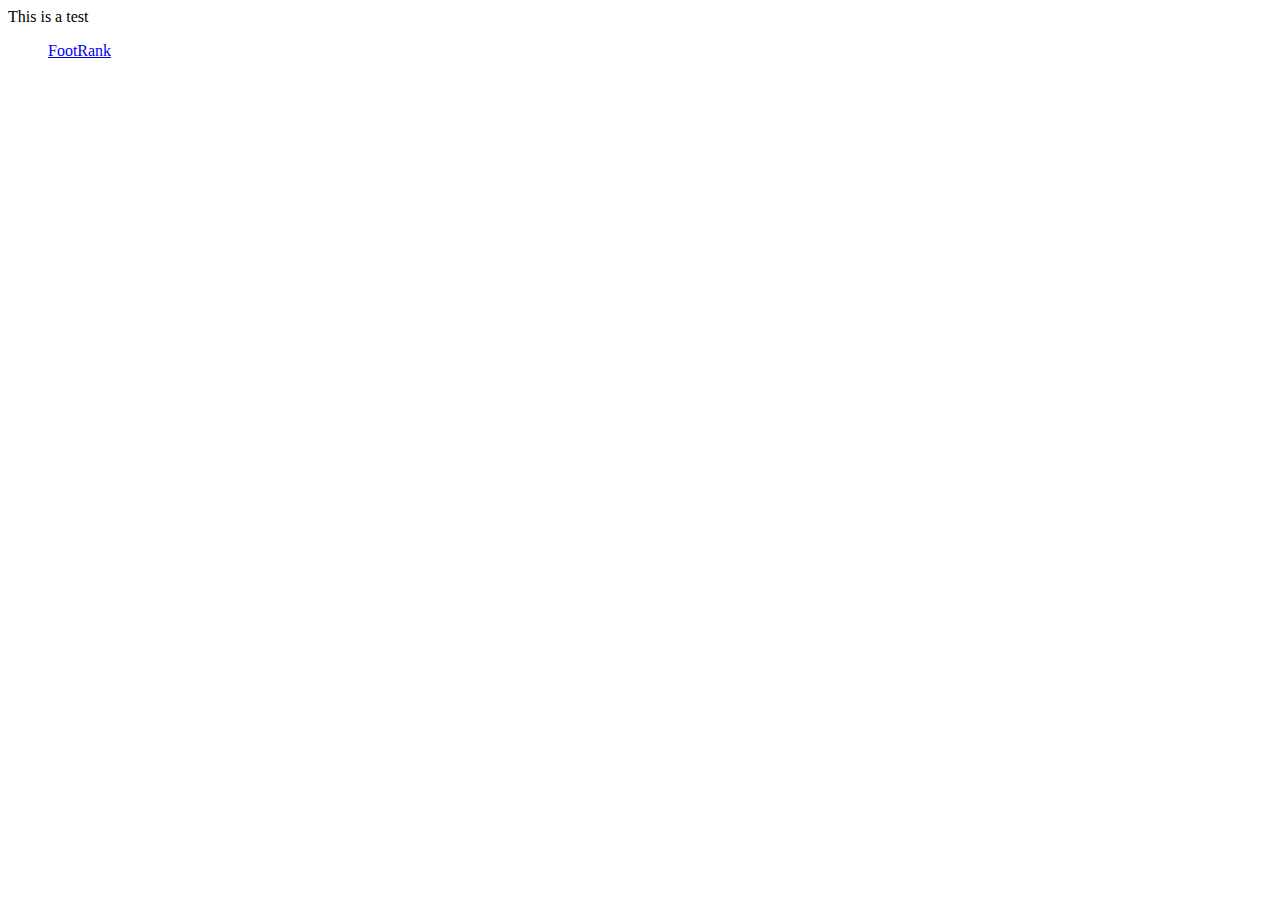
<file: test.html>
<!DOCTYPE html>
<html xml:lang="en" lang="en">

<head>

</head>

<body>
    <div id="fb-root"></div>
    <script async defer crossorigin="anonymous" src="https://connect.facebook.net/en_US/sdk.js#xfbml=1&version=v11.0"
        nonce="9EijASdd"></script>

    This is a test

    <div class="fb-page" data-href="https://www.facebook.com/FootRank-110061581347948" data-tabs="timeline"
        data-width="" data-height="" data-small-header="false" data-adapt-container-width="true" data-hide-cover="false"
        data-show-facepile="true">
        <blockquote cite="https://www.facebook.com/FootRank-110061581347948" class="fb-xfbml-parse-ignore"><a
                href="https://www.facebook.com/FootRank-110061581347948">FootRank</a></blockquote>
    </div>

    <div class="fb-like" data-href="https://footrank.github.io/test.html" data-width="" data-layout="standard"
        data-action="like" data-size="small" data-share="true"></div>

    <div class="fb-comments" data-href="https://footrank.github.io/test.html" data-width="600" data-numposts="5"></div>

</body>

</html>
</file>
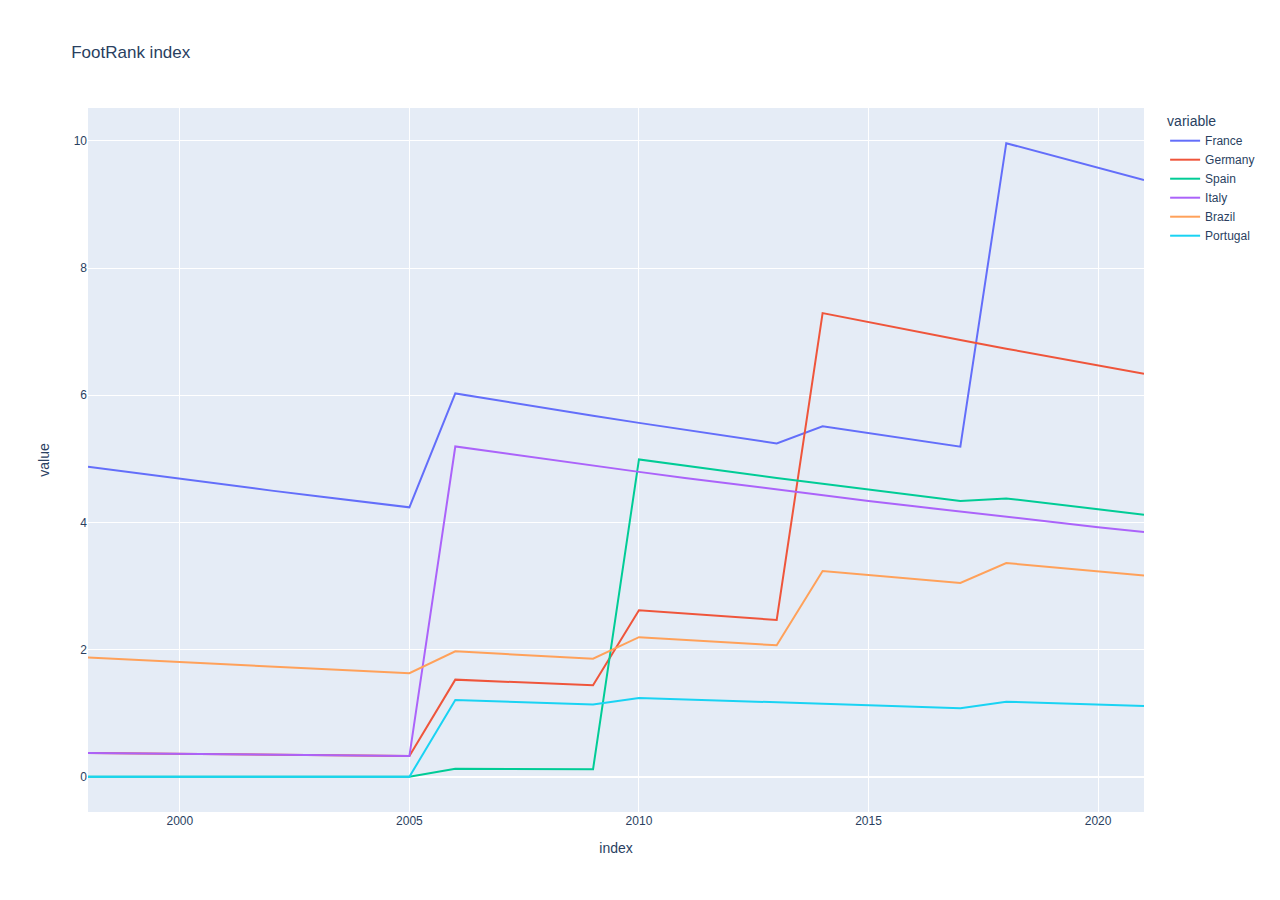
<file: timeseries.html>
<html>
<head><meta charset="utf-8" /></head>
<body>
    <div>                        <script type="text/javascript">window.PlotlyConfig = {MathJaxConfig: 'local'};</script>
        <script src="https://cdn.plot.ly/plotly-2.1.0.min.js"></script>                <div id="50c00f50-321d-4491-840a-4e6fa47e1f53" class="plotly-graph-div" style="height:100%; width:100%;"></div>            <script type="text/javascript">                                    window.PLOTLYENV=window.PLOTLYENV || {};                                    if (document.getElementById("50c00f50-321d-4491-840a-4e6fa47e1f53")) {                    Plotly.newPlot(                        "50c00f50-321d-4491-840a-4e6fa47e1f53",                        [{"hovertemplate":"variable=France<br>index=%{x}<br>value=%{y}<extra></extra>","legendgroup":"France","line":{"color":"#636efa","dash":"solid"},"mode":"lines","name":"France","orientation":"v","showlegend":true,"type":"scatter","x":[1998,1999,2000,2001,2002,2003,2004,2005,2006,2007,2008,2009,2010,2011,2012,2013,2014,2015,2016,2017,2018,2019,2020,2021],"xaxis":"x","y":[4.875,4.7784685323704315,4.683848515867576,4.591102101223212,4.500192188634849,4.411082412925302,4.323737128996143,4.238121397569179,6.0292009712102805,5.909814793080117,5.792792619665767,5.678087640537549,5.56565397217439,5.455446639609809,5.347421558441331,5.2415355171961355,5.512746160045889,5.40358647235389,5.296588291299614,5.191708816183975,9.963906093818517,9.766607534114005,9.573215747646309,9.38365337512225],"yaxis":"y"},{"hovertemplate":"variable=Germany<br>index=%{x}<br>value=%{y}<extra></extra>","legendgroup":"Germany","line":{"color":"#EF553B","dash":"solid"},"mode":"lines","name":"Germany","orientation":"v","showlegend":true,"type":"scatter","x":[1998,1999,2000,2001,2002,2003,2004,2005,2006,2007,2008,2009,2010,2011,2012,2013,2014,2015,2016,2017,2018,2019,2020,2021],"xaxis":"x","y":[0.375,0.3675745024900332,0.3602960396821212,0.35316170009409326,0.3461686298949884,0.33931403176348485,0.33259516376893405,0.3260093382745522,1.5278872541956625,1.4976330595248895,1.4679779380466338,1.4389100273168967,2.6187510331171424,2.566896288382117,2.5160683363881864,2.466246845276835,7.292411885787324,7.148012455655148,7.006472325813339,6.8677348783227306,6.731744616354471,6.598447141990545,6.467789134463883,6.339718328829346],"yaxis":"y"},{"hovertemplate":"variable=Spain<br>index=%{x}<br>value=%{y}<extra></extra>","legendgroup":"Spain","line":{"color":"#00cc96","dash":"solid"},"mode":"lines","name":"Spain","orientation":"v","showlegend":true,"type":"scatter","x":[1998,1999,2000,2001,2002,2003,2004,2005,2006,2007,2008,2009,2010,2011,2012,2013,2014,2015,2016,2017,2018,2019,2020,2021],"xaxis":"x","y":[0.0,0.0,0.0,0.0,0.0,0.0,0.0,0.0,0.125,0.1225248341633444,0.1200986798940404,0.11772056669803109,4.990389543298329,4.8915732096249265,4.79471357045722,4.699771880648063,4.6067101622556255,4.515491189351711,4.42607847313089,4.338436247314489,4.3775294538436,4.290848563018741,4.205884068831167,4.122601984350329],"yaxis":"y"},{"hovertemplate":"variable=Italy<br>index=%{x}<br>value=%{y}<extra></extra>","legendgroup":"Italy","line":{"color":"#ab63fa","dash":"solid"},"mode":"lines","name":"Italy","orientation":"v","showlegend":true,"type":"scatter","x":[1998,1999,2000,2001,2002,2003,2004,2005,2006,2007,2008,2009,2010,2011,2012,2013,2014,2015,2016,2017,2018,2019,2020,2021],"xaxis":"x","y":[0.375,0.3675745024900332,0.3602960396821212,0.35316170009409326,0.3461686298949884,0.33931403176348485,0.33259516376893405,0.3260093382745522,5.1945539208623295,5.091694861649659,4.990872548271819,4.892046650459141,4.795177636534807,4.70022675760164,4.60715603204204,4.515928230324823,4.426506860112915,4.338856151665929,4.252941043531798,4.168727168521716,4.086180839962813,4.005269038223032,3.9259593975028393,3.848220192888472],"yaxis":"y"},{"hovertemplate":"variable=Brazil<br>index=%{x}<br>value=%{y}<extra></extra>","legendgroup":"Brazil","line":{"color":"#FFA15A","dash":"solid"},"mode":"lines","name":"Brazil","orientation":"v","showlegend":true,"type":"scatter","x":[1998,1999,2000,2001,2002,2003,2004,2005,2006,2007,2008,2009,2010,2011,2012,2013,2014,2015,2016,2017,2018,2019,2020,2021],"xaxis":"x","y":[1.875,1.837872512450166,1.801480198410606,1.7658085004704664,1.730843149474942,1.696570158817424,1.6629758188446702,1.630046691372761,1.9727696043116463,1.9337061488861682,1.8954162017033371,1.8578844462737403,2.1960958693947763,2.152610257635205,2.1099857186805404,2.0682052021468667,3.235585328603821,3.1715164464682672,3.108716213198751,3.047159507864616,3.361821706962962,3.295253177058947,3.23000279236305,3.166044451851377],"yaxis":"y"},{"hovertemplate":"variable=Portugal<br>index=%{x}<br>value=%{y}<extra></extra>","legendgroup":"Portugal","line":{"color":"#19d3f3","dash":"solid"},"mode":"lines","name":"Portugal","orientation":"v","showlegend":true,"type":"scatter","x":[1998,1999,2000,2001,2002,2003,2004,2005,2006,2007,2008,2009,2010,2011,2012,2013,2014,2015,2016,2017,2018,2019,2020,2021],"xaxis":"x","y":[0.0,0.0,0.0,0.0,0.0,0.0,0.0,0.0,1.2083333333333333,1.1844067302456625,1.1609539056423905,1.1379654780809672,1.2404322518838515,1.215870047623462,1.191794207593939,1.1681951011382548,1.145063288299168,1.1223895160431152,1.1001647145588727,1.0783799936295122,1.182026639076195,1.1586209434357293,1.135678711621123,1.11319076643375],"yaxis":"y"}],                        {"legend":{"title":{"text":"variable"},"tracegroupgap":0},"template":{"data":{"bar":[{"error_x":{"color":"#2a3f5f"},"error_y":{"color":"#2a3f5f"},"marker":{"line":{"color":"#E5ECF6","width":0.5},"pattern":{"fillmode":"overlay","size":10,"solidity":0.2}},"type":"bar"}],"barpolar":[{"marker":{"line":{"color":"#E5ECF6","width":0.5},"pattern":{"fillmode":"overlay","size":10,"solidity":0.2}},"type":"barpolar"}],"carpet":[{"aaxis":{"endlinecolor":"#2a3f5f","gridcolor":"white","linecolor":"white","minorgridcolor":"white","startlinecolor":"#2a3f5f"},"baxis":{"endlinecolor":"#2a3f5f","gridcolor":"white","linecolor":"white","minorgridcolor":"white","startlinecolor":"#2a3f5f"},"type":"carpet"}],"choropleth":[{"colorbar":{"outlinewidth":0,"ticks":""},"type":"choropleth"}],"contour":[{"colorbar":{"outlinewidth":0,"ticks":""},"colorscale":[[0.0,"#0d0887"],[0.1111111111111111,"#46039f"],[0.2222222222222222,"#7201a8"],[0.3333333333333333,"#9c179e"],[0.4444444444444444,"#bd3786"],[0.5555555555555556,"#d8576b"],[0.6666666666666666,"#ed7953"],[0.7777777777777778,"#fb9f3a"],[0.8888888888888888,"#fdca26"],[1.0,"#f0f921"]],"type":"contour"}],"contourcarpet":[{"colorbar":{"outlinewidth":0,"ticks":""},"type":"contourcarpet"}],"heatmap":[{"colorbar":{"outlinewidth":0,"ticks":""},"colorscale":[[0.0,"#0d0887"],[0.1111111111111111,"#46039f"],[0.2222222222222222,"#7201a8"],[0.3333333333333333,"#9c179e"],[0.4444444444444444,"#bd3786"],[0.5555555555555556,"#d8576b"],[0.6666666666666666,"#ed7953"],[0.7777777777777778,"#fb9f3a"],[0.8888888888888888,"#fdca26"],[1.0,"#f0f921"]],"type":"heatmap"}],"heatmapgl":[{"colorbar":{"outlinewidth":0,"ticks":""},"colorscale":[[0.0,"#0d0887"],[0.1111111111111111,"#46039f"],[0.2222222222222222,"#7201a8"],[0.3333333333333333,"#9c179e"],[0.4444444444444444,"#bd3786"],[0.5555555555555556,"#d8576b"],[0.6666666666666666,"#ed7953"],[0.7777777777777778,"#fb9f3a"],[0.8888888888888888,"#fdca26"],[1.0,"#f0f921"]],"type":"heatmapgl"}],"histogram":[{"marker":{"pattern":{"fillmode":"overlay","size":10,"solidity":0.2}},"type":"histogram"}],"histogram2d":[{"colorbar":{"outlinewidth":0,"ticks":""},"colorscale":[[0.0,"#0d0887"],[0.1111111111111111,"#46039f"],[0.2222222222222222,"#7201a8"],[0.3333333333333333,"#9c179e"],[0.4444444444444444,"#bd3786"],[0.5555555555555556,"#d8576b"],[0.6666666666666666,"#ed7953"],[0.7777777777777778,"#fb9f3a"],[0.8888888888888888,"#fdca26"],[1.0,"#f0f921"]],"type":"histogram2d"}],"histogram2dcontour":[{"colorbar":{"outlinewidth":0,"ticks":""},"colorscale":[[0.0,"#0d0887"],[0.1111111111111111,"#46039f"],[0.2222222222222222,"#7201a8"],[0.3333333333333333,"#9c179e"],[0.4444444444444444,"#bd3786"],[0.5555555555555556,"#d8576b"],[0.6666666666666666,"#ed7953"],[0.7777777777777778,"#fb9f3a"],[0.8888888888888888,"#fdca26"],[1.0,"#f0f921"]],"type":"histogram2dcontour"}],"mesh3d":[{"colorbar":{"outlinewidth":0,"ticks":""},"type":"mesh3d"}],"parcoords":[{"line":{"colorbar":{"outlinewidth":0,"ticks":""}},"type":"parcoords"}],"pie":[{"automargin":true,"type":"pie"}],"scatter":[{"marker":{"colorbar":{"outlinewidth":0,"ticks":""}},"type":"scatter"}],"scatter3d":[{"line":{"colorbar":{"outlinewidth":0,"ticks":""}},"marker":{"colorbar":{"outlinewidth":0,"ticks":""}},"type":"scatter3d"}],"scattercarpet":[{"marker":{"colorbar":{"outlinewidth":0,"ticks":""}},"type":"scattercarpet"}],"scattergeo":[{"marker":{"colorbar":{"outlinewidth":0,"ticks":""}},"type":"scattergeo"}],"scattergl":[{"marker":{"colorbar":{"outlinewidth":0,"ticks":""}},"type":"scattergl"}],"scattermapbox":[{"marker":{"colorbar":{"outlinewidth":0,"ticks":""}},"type":"scattermapbox"}],"scatterpolar":[{"marker":{"colorbar":{"outlinewidth":0,"ticks":""}},"type":"scatterpolar"}],"scatterpolargl":[{"marker":{"colorbar":{"outlinewidth":0,"ticks":""}},"type":"scatterpolargl"}],"scatterternary":[{"marker":{"colorbar":{"outlinewidth":0,"ticks":""}},"type":"scatterternary"}],"surface":[{"colorbar":{"outlinewidth":0,"ticks":""},"colorscale":[[0.0,"#0d0887"],[0.1111111111111111,"#46039f"],[0.2222222222222222,"#7201a8"],[0.3333333333333333,"#9c179e"],[0.4444444444444444,"#bd3786"],[0.5555555555555556,"#d8576b"],[0.6666666666666666,"#ed7953"],[0.7777777777777778,"#fb9f3a"],[0.8888888888888888,"#fdca26"],[1.0,"#f0f921"]],"type":"surface"}],"table":[{"cells":{"fill":{"color":"#EBF0F8"},"line":{"color":"white"}},"header":{"fill":{"color":"#C8D4E3"},"line":{"color":"white"}},"type":"table"}]},"layout":{"annotationdefaults":{"arrowcolor":"#2a3f5f","arrowhead":0,"arrowwidth":1},"autotypenumbers":"strict","coloraxis":{"colorbar":{"outlinewidth":0,"ticks":""}},"colorscale":{"diverging":[[0,"#8e0152"],[0.1,"#c51b7d"],[0.2,"#de77ae"],[0.3,"#f1b6da"],[0.4,"#fde0ef"],[0.5,"#f7f7f7"],[0.6,"#e6f5d0"],[0.7,"#b8e186"],[0.8,"#7fbc41"],[0.9,"#4d9221"],[1,"#276419"]],"sequential":[[0.0,"#0d0887"],[0.1111111111111111,"#46039f"],[0.2222222222222222,"#7201a8"],[0.3333333333333333,"#9c179e"],[0.4444444444444444,"#bd3786"],[0.5555555555555556,"#d8576b"],[0.6666666666666666,"#ed7953"],[0.7777777777777778,"#fb9f3a"],[0.8888888888888888,"#fdca26"],[1.0,"#f0f921"]],"sequentialminus":[[0.0,"#0d0887"],[0.1111111111111111,"#46039f"],[0.2222222222222222,"#7201a8"],[0.3333333333333333,"#9c179e"],[0.4444444444444444,"#bd3786"],[0.5555555555555556,"#d8576b"],[0.6666666666666666,"#ed7953"],[0.7777777777777778,"#fb9f3a"],[0.8888888888888888,"#fdca26"],[1.0,"#f0f921"]]},"colorway":["#636efa","#EF553B","#00cc96","#ab63fa","#FFA15A","#19d3f3","#FF6692","#B6E880","#FF97FF","#FECB52"],"font":{"color":"#2a3f5f"},"geo":{"bgcolor":"white","lakecolor":"white","landcolor":"#E5ECF6","showlakes":true,"showland":true,"subunitcolor":"white"},"hoverlabel":{"align":"left"},"hovermode":"closest","mapbox":{"style":"light"},"paper_bgcolor":"white","plot_bgcolor":"#E5ECF6","polar":{"angularaxis":{"gridcolor":"white","linecolor":"white","ticks":""},"bgcolor":"#E5ECF6","radialaxis":{"gridcolor":"white","linecolor":"white","ticks":""}},"scene":{"xaxis":{"backgroundcolor":"#E5ECF6","gridcolor":"white","gridwidth":2,"linecolor":"white","showbackground":true,"ticks":"","zerolinecolor":"white"},"yaxis":{"backgroundcolor":"#E5ECF6","gridcolor":"white","gridwidth":2,"linecolor":"white","showbackground":true,"ticks":"","zerolinecolor":"white"},"zaxis":{"backgroundcolor":"#E5ECF6","gridcolor":"white","gridwidth":2,"linecolor":"white","showbackground":true,"ticks":"","zerolinecolor":"white"}},"shapedefaults":{"line":{"color":"#2a3f5f"}},"ternary":{"aaxis":{"gridcolor":"white","linecolor":"white","ticks":""},"baxis":{"gridcolor":"white","linecolor":"white","ticks":""},"bgcolor":"#E5ECF6","caxis":{"gridcolor":"white","linecolor":"white","ticks":""}},"title":{"x":0.05},"xaxis":{"automargin":true,"gridcolor":"white","linecolor":"white","ticks":"","title":{"standoff":15},"zerolinecolor":"white","zerolinewidth":2},"yaxis":{"automargin":true,"gridcolor":"white","linecolor":"white","ticks":"","title":{"standoff":15},"zerolinecolor":"white","zerolinewidth":2}}},"title":{"text":"FootRank index"},"xaxis":{"anchor":"y","domain":[0.0,1.0],"title":{"text":"index"}},"yaxis":{"anchor":"x","domain":[0.0,1.0],"title":{"text":"value"}}},                        {"responsive": true}                    )                };                            </script>        </div>
</body>
</html>
</file>
